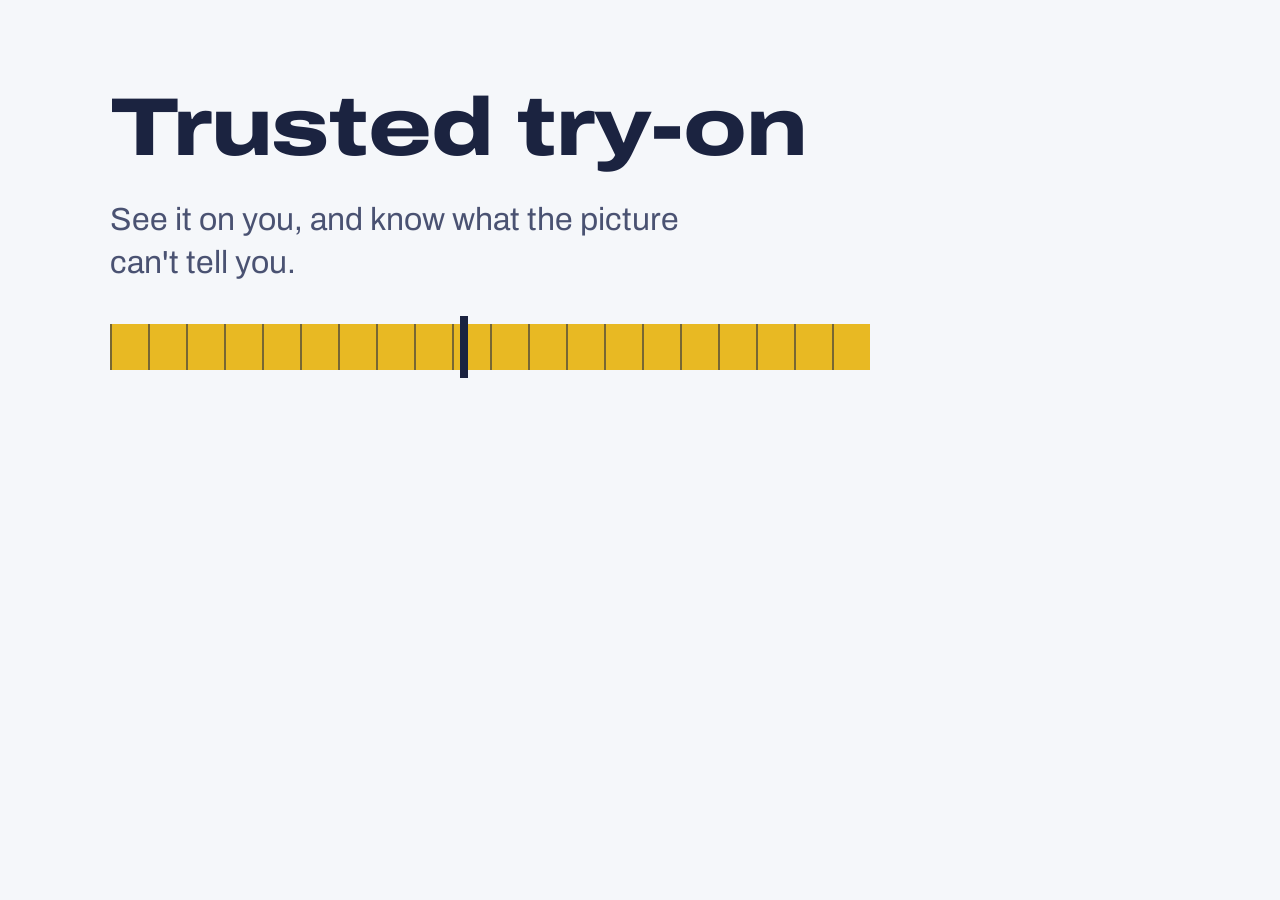
<file: video/scenes.html>
<!doctype html>
<html lang="en">
<head>
<meta charset="utf-8">
<title>Trusted try-on video cards</title>
<style>
  /* Title cards in the app's own look (static/theme.css). Open with ?scene=hook|problem|title|api|proof|close. 1280x720. */
  @font-face { font-family: "Archivo"; src: url("../static/fonts/Archivo.ttf"); font-weight: 100 900; font-stretch: 62% 125%; }
  * { box-sizing: border-box; }
  html, body { margin: 0; }
  body { width: 1280px; height: 720px; overflow: hidden; background: #f5f7fa; color: #1b2340; font-family: Archivo, sans-serif; }
  .card { display: none; position: absolute; inset: 0; padding: 86px 110px; }
  .card.on { display: block; }
  h1 { font-size: 82px; font-stretch: 125%; font-weight: 800; line-height: 1.02; letter-spacing: -.015em; margin: 0 0 28px; max-width: 16ch; }
  p { font-size: 32px; line-height: 1.35; max-width: 34ch; margin: 0 0 18px; color: #4a5272; }
  .label { background: #fff; outline: 3px dashed #1b2340; outline-offset: -14px; padding: 46px 54px; max-width: 1060px; position: relative; }
  .label h2 { font-stretch: 75%; font-weight: 800; font-size: 40px; margin: 0 0 18px; }
  .label li { font-stretch: 75%; font-size: 30px; line-height: 1.35; list-style: none; padding: 6px 0 6px 44px; position: relative; border-bottom: 1px solid #cdd3e0; }
  .label ul { padding: 0; margin: 0; }
  .ok::before { content: "✓"; position: absolute; left: 0; color: #1f7a4d; font-weight: 800; }
  .no::before { content: "–"; position: absolute; left: 6px; color: #4a5272; }
  .bad::before { content: "✗"; position: absolute; left: 0; color: #b3261e; font-weight: 800; }
  .stamp { position: absolute; right: 60px; top: 50px; transform: rotate(-7deg); border: 5px double #1f7a4d; color: #1f7a4d; border-radius: 10px;
           padding: 8px 20px; font-weight: 800; font-stretch: 112%; font-size: 34px; text-align: center; line-height: 1.1; }
  .stamp small { display: block; font-size: 18px; font-stretch: 80%; font-weight: 600; }
  .stamp.fail { color: #b3261e; border-color: #b3261e; }
  code { font-size: 26px; background: #e6eaf2; padding: 2px 8px; border-radius: 4px; }
  .tape { height: 46px; width: 760px; margin: 40px 0 0; background: #e8b923; position: relative;
          background-image: repeating-linear-gradient(90deg, rgba(27,35,64,.55) 0 2px, transparent 2px 5%); }
  .tape span { position: absolute; top: -8px; bottom: -8px; left: 46%; width: 8px; background: #1b2340; }
  .big { font-size: 92px; font-weight: 800; font-stretch: 100%; line-height: 1; white-space: nowrap; }
  .stats { display: flex; gap: 64px; margin-top: 30px; }
  .stats div p { font-size: 26px; max-width: 13ch; }
  .note { position: absolute; left: 110px; bottom: 54px; font-size: 20px; color: #4a5272; max-width: 60ch; }
  .in { animation: in .8s ease-out both; } .in2 { animation: in .8s .5s ease-out both; } .in3 { animation: in .8s 1s ease-out both; }
  @keyframes in { from { opacity: 0; transform: translateY(12px); } to { opacity: 1; transform: none; } }
</style>
</head>
<body>
  <section class="card" id="hook">
    <h1 class="in">"It looked different on the website."</h1>
    <p class="in2">The most common reason clothes bought online go back.</p>
  </section>

  <section class="card" id="problem">
    <div class="label in">
      <h2>A try-on image is drawn by a model</h2>
      <ul>
        <li class="bad in2">It can get the colour wrong</li>
        <li class="bad in2">It can hand back your own photo, unchanged</li>
        <li class="bad in3">It is not drawn to scale, so it can't show fit</li>
        <li class="no in3">And nobody tells the shopper</li>
      </ul>
    </div>
  </section>

  <section class="card" id="title">
    <h1 class="in">Trusted try-on</h1>
    <p class="in2">See it on you, and know what the picture can't tell you.</p>
    <div class="tape in3"><span></span></div>
  </section>

  <section class="card" id="api">
    <div class="label in">
      <h2>How we use the Clothsy AI try-on API</h2>
      <ul>
        <li class="ok"><code>POST /images</code> once per visit; every garment reuses the photo id</li>
        <li class="ok"><code>POST /tryons</code> with an idempotency key: a retry is never charged twice</li>
        <li class="ok"><code>GET /tryons/{id}</code> polled, with progress shown step by step</li>
        <li class="ok">Documented retry rules; every error code becomes a plain sentence</li>
        <li class="ok">The API's AI label read from every result; <code>GET /account</code> for credits</li>
      </ul>
    </div>
    <p class="note">Every try-on in this video was made live by the Clothsy AI API on 10 Nov 2026, recorded byte for byte and replayed. Sample shoppers: free stock photos from Unsplash by McFollis and Devin Santiago.</p>
  </section>

  <section class="card" id="proof">
    <h1 class="in">Checked, not claimed</h1>
    <div class="stats">
      <div class="in2"><div class="big">8 / 8</div><p>live try-ons made an image, all AI-labelled</p></div>
      <div class="in2"><div class="big">19.8 s</div><p>p50 click to checked result, live (p95 24.8 s)</p></div>
      <div class="in3"><div class="big">8 / 8</div><p>wrong-colour versions caught by our check</p></div>
    </div>
    <p class="note">Live Clothsy AI API, 10 Nov 2026: results/LATENCY.md (scripts/live_check.py) and results/RECHECK.md.</p>
  </section>

  <section class="card" id="close">
    <h1 class="in">Trusted try-on</h1>
    <p class="in2">github.com/thegoodengineers/trusted-tryon</p>
    <p class="in3">Built by The Good Engineers for HackTheFashion Global'26</p>
  </section>

<script>
  const id = new URLSearchParams(location.search).get("scene") || "title";
  document.getElementById(id).classList.add("on");
</script>
</body>
</html>
</file>
